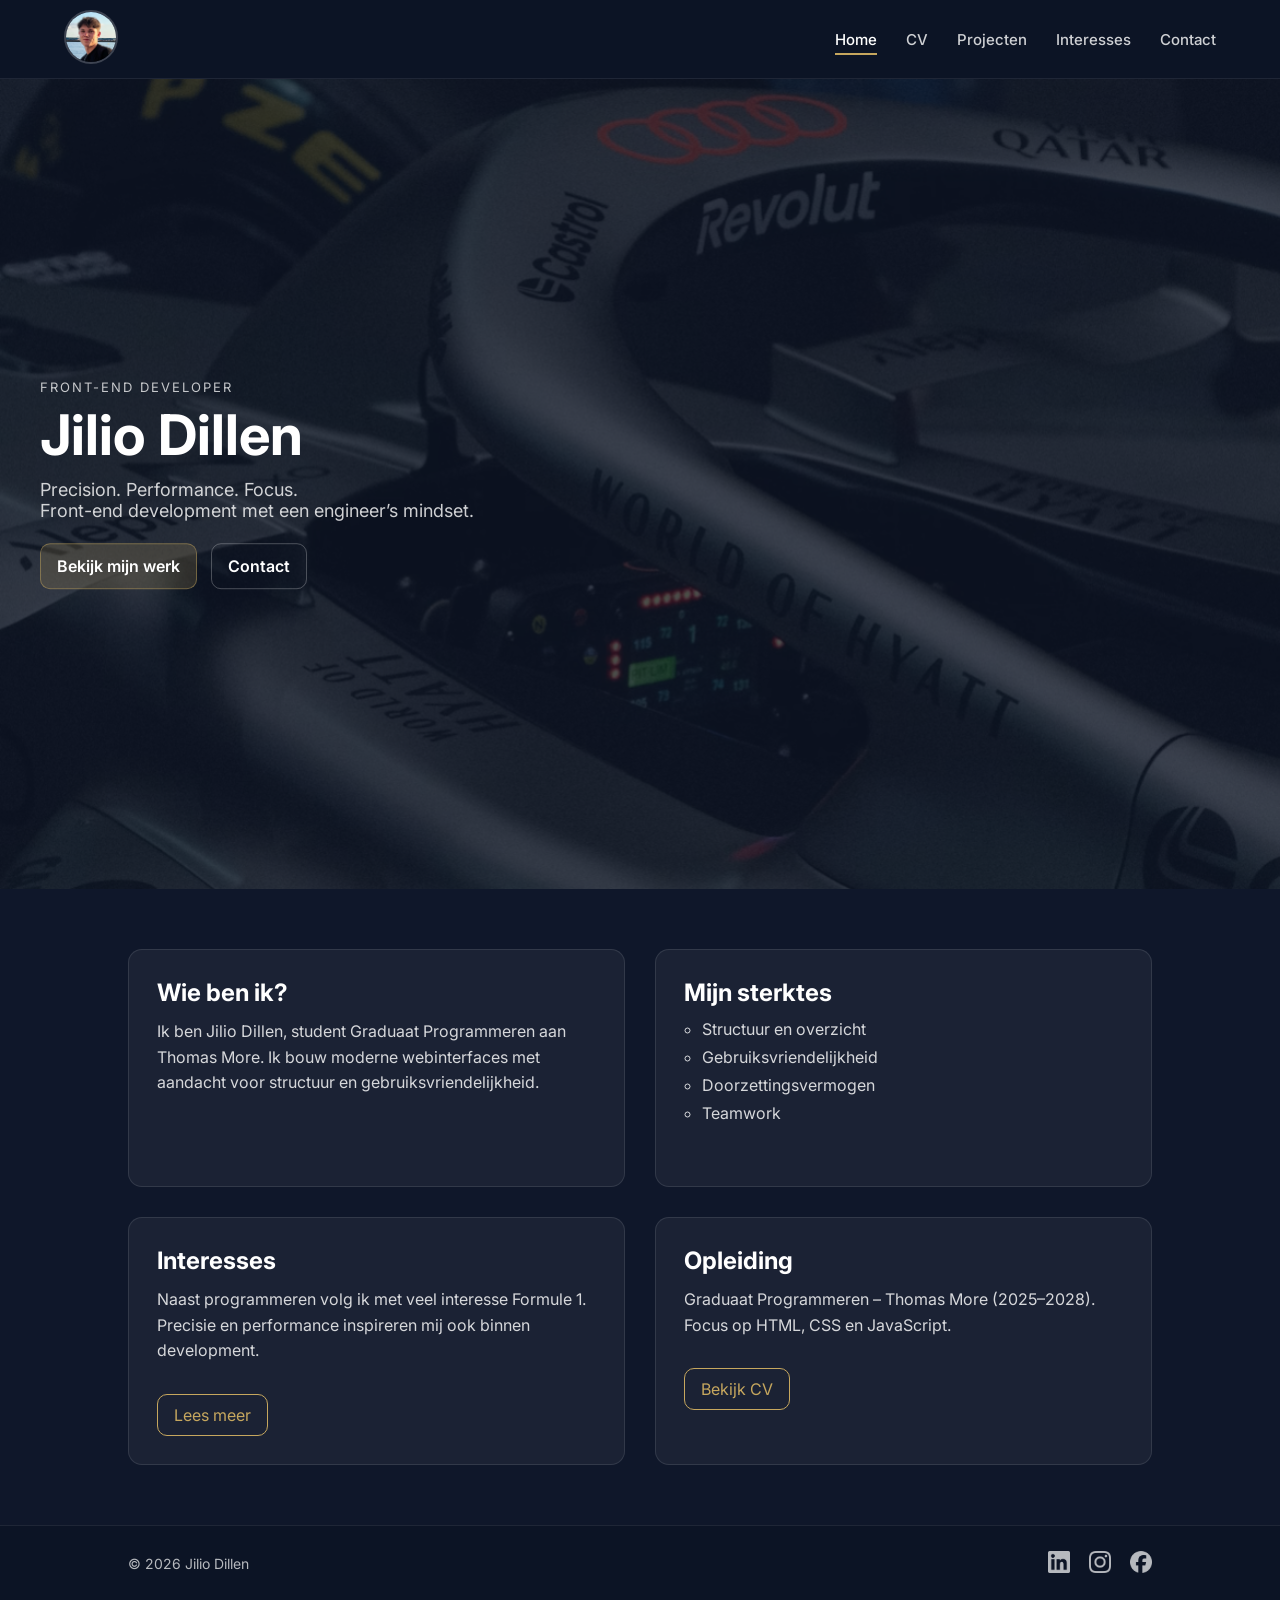
<file: index.html>
<!DOCTYPE html>
<html lang="en">
<head>
  <meta charset="UTF-8" />
  <meta name="viewport" content="width=device-width, initial-scale=1.0" />
  <title>Jilio Dillen — Front-end Developer</title>
  <link rel="icon" type="image/png" href="img/favicon-Jilio.png">
  <link href="https://fonts.googleapis.com/css2?family=Playfair+Display:wght@600&family=Inter:wght@400;500&display=swap" rel="stylesheet">
  <link rel="stylesheet" href="css/stijl.css" />
</head>
<body>
    <header>
  <div class="header-container">
    <div class="logo"><a href="cv.html"><img src="img/Logo website.jpg" alt=""></div>
    </a>
    <nav>
      <a href="index.html" class="active">Home</a>
      <a href="cv.html">CV</a>
     <a href="projecten.html">Projecten</a>
      <a href="intresses.html">Interesses</a>
      <a href="contact.html">Contact</a>
    </nav>
  </div>
</header>

<section class="hero">
  <div class="hero-content">
    <p class="hero-subtitle">Front-end developer</p>
    <h1 class="hero-title">Jilio Dillen</h1>
    <p class="hero-text">
        Precision. Performance. Focus.
        <br>Front-end development met een engineer’s mindset.
    </p>

    <div class="hero-buttons">
      <a class="btn btn-primary" href="projecten.html">Bekijk mijn werk</a>
      <a class="btn btn-outline" href="contact.html">Contact</a>
    </div>
  </div>
</section>

<ul class="info-grid">
  <li class="box">
    <h2>Wie ben ik?</h2>
    <p>
      Ik ben Jilio Dillen, student Graduaat Programmeren aan Thomas More. Ik bouw moderne webinterfaces met aandacht
      voor structuur en gebruiksvriendelijkheid.
    </p>
  </li>

  <li class="box">
    <h2>Mijn sterktes</h2>
    <ul class="punten">
      <li>Structuur en overzicht</li>
      <li>Gebruiksvriendelijkheid</li>
      <li>Doorzettingsvermogen</li>
      <li>Teamwork</li>
    </ul>
  </li>

  <li class="box">
    <h2>Interesses</h2>
    <p>
      Naast programmeren volg ik met veel interesse Formule 1. Precisie en performance inspireren mij ook binnen development.
    </p>
    <a class="knop" href="intresses.html">Lees meer</a>
  </li>

  <li class="box">
    <h2>Opleiding</h2>
    <p>
      Graduaat Programmeren – Thomas More (2025–2028). Focus op HTML, CSS en JavaScript.
    </p>
    <a class="knop" href="cv.html">Bekijk CV</a>
  </li>
</ul>


<footer class="footer">
  <div class="footer-container">

    <p class="footer-naam">© 2026 Jilio Dillen</p>


   <div class="footer-socials">
  <a href="https://www.linkedin.com/in/jilio-dillen/" target="_blank">
    <img src="img/mw-linkedin.png" alt="LinkedIn">
  </a>

  <a href="https://www.instagram.com/jilio_dln/" target="_blank">
    <img src="img/mw-instagram.png" alt="Instagram">
  </a>

  <a href="https://www.facebook.com/profile.php?id=100009882249403" target="_blank">
    <img src="img/mw-facebook.png" alt="Facebook">
  </a>
</div>

  </div>
</footer>

</html>
</file>
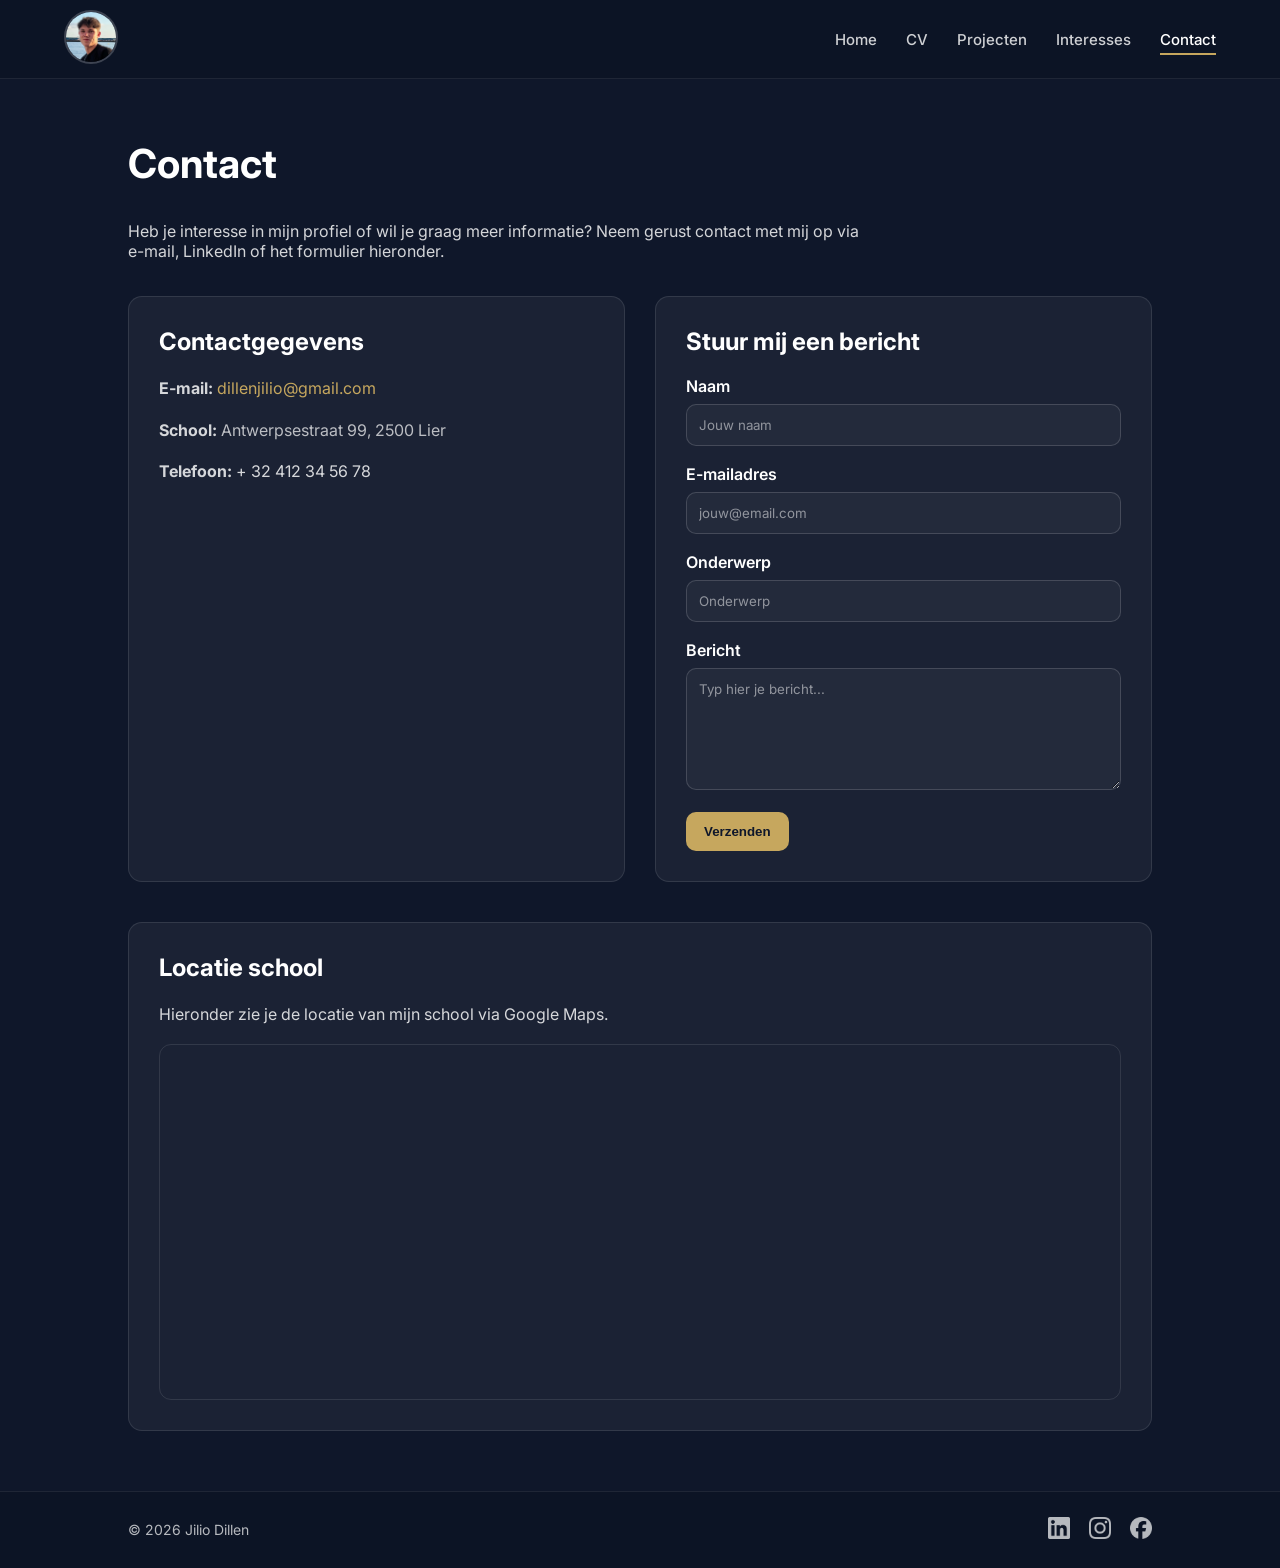
<file: contact.html>
<!DOCTYPE html>
<html lang="en">
<head>
  <meta charset="UTF-8" />
  <meta name="viewport" content="width=device-width, initial-scale=1.0" />
  <title>Jilio Dillen — Front-end Developer</title>
  <link rel="icon" type="image/png" href="img/favicon-Jilio.png">
  <link href="https://fonts.googleapis.com/css2?family=Playfair+Display:wght@600&family=Inter:wght@400;500&display=swap" rel="stylesheet">
  <link rel="stylesheet" href="css/stijl.css" />
</head>
<body>
  <script src="https://platform.linkedin.com/badges/js/profile.js" async defer type="text/javascript"></script>
    <header>
  <div class="header-container">
    <div class="logo"><a href="cv.html"><img src="img/Logo website.jpg" alt=""></div>
    </a>
    <nav>
      <a href="index.html">Home</a>
      <a href="cv.html">CV</a>
      <a href="projecten.html">Projecten</a>
      <a href="intresses.html">Interesses</a>
      <a href="contact.html" class="active">Contact</a>
      
    </nav>
  </div>
</header>

<main>
  <section class="contact-pagina">
    <h1>Contact</h1>
    <p class="contact-intro">
      Heb je interesse in mijn profiel of wil je graag meer informatie? Neem gerust contact met mij op via e-mail, LinkedIn of het formulier hieronder.
    </p>

    <div class="contact-grid">
      <div class="contact-blok">
        <h2>Contactgegevens</h2>
        <p>
          <strong>E-mail:</strong>
          <a href="mailto:dillenjilio@gmail.com">dillenjilio@gmail.com</a>
        </p>
        <p>
          <strong>School:</strong>
          <span class="adres-tekst">Antwerpsestraat 99, 2500 Lier</span>
        </p>
        <p>
        <strong>Telefoon:</strong>
        + 32 412 34 56 78
        </p>
        <div class="badge-base LI-profile-badge" data-locale="nl_NL" data-size="medium" data-theme="light" data-type="VERTICAL" data-vanity="jilio-dillen-b6b6602a9" data-version="v1"><a class="badge-base__link LI-simple-link" href="https://be.linkedin.com/in/jilio-dillen-b6b6602a9?trk=profile-badge"></a></div>
              
      </div>

      <div class="contact-blok">
        <h2>Stuur mij een bericht</h2>

        <form action="#" method="post">
          <div class="form-groep">
            <label for="naam">Naam</label>
            <input type="text" id="naam" name="naam" placeholder="Jouw naam">
          </div>

          <div class="form-groep">
            <label for="email">E-mailadres</label>
            <input type="email" id="email" name="email" placeholder="jouw@email.com">
          </div>

          <div class="form-groep">
            <label for="onderwerp">Onderwerp</label>
            <input type="text" id="onderwerp" name="onderwerp" placeholder="Onderwerp">
          </div>

          <div class="form-groep">
            <label for="bericht">Bericht</label>
            <textarea id="bericht" name="bericht" rows="6" placeholder="Typ hier je bericht..."></textarea>
          </div>

          <button type="submit">Verzenden</button>
        </form>
      </div>
    </div>

    <div class="map-blok">
      <h2>Locatie school</h2>
      <p>
        Hieronder zie je de locatie van mijn school via Google Maps.
      </p>

      <div class="map-container">
        <iframe
          src="https://www.google.com/maps/embed?pb=!1m18!1m12!1m3!1d2503.614991555119!2d4.56385177610372!3d51.13400933791274!2m3!1f0!2f0!3f0!3m2!1i1024!2i768!4f13.1!3m3!1m2!1s0x47c3fc7d3dedf437%3A0x98e97032e240eff9!2sThomas%20More%20-%20Campus%20Lier!5e0!3m2!1snl!2sbe!4v1773059344459!5m2!1snl!2sbe"
          width="100%"
          height="350"
          style="border:0;"
          allowfullscreen=""
          loading="lazy">
        </iframe>
      </div>
    </div>

   
  </section>
</main>

<footer class="footer">
  <div class="footer-container">

    <p class="footer-naam">© 2026 Jilio Dillen</p>


   <div class="footer-socials">
  <a href="https://www.linkedin.com/in/jilio-dillen/" target="_blank">
    <img src="img/mw-linkedin.png" alt="LinkedIn">
  </a>

  <a href="https://www.instagram.com/jilio_dln/" target="_blank">
    <img src="img/mw-instagram.png" alt="Instagram">
  </a>

  <a href="https://www.facebook.com/profile.php?id=100009882249403" target="_blank">
    <img src="img/mw-facebook.png" alt="Facebook">
  </a>
</div>

  </div>
</footer>

</html>
</file>
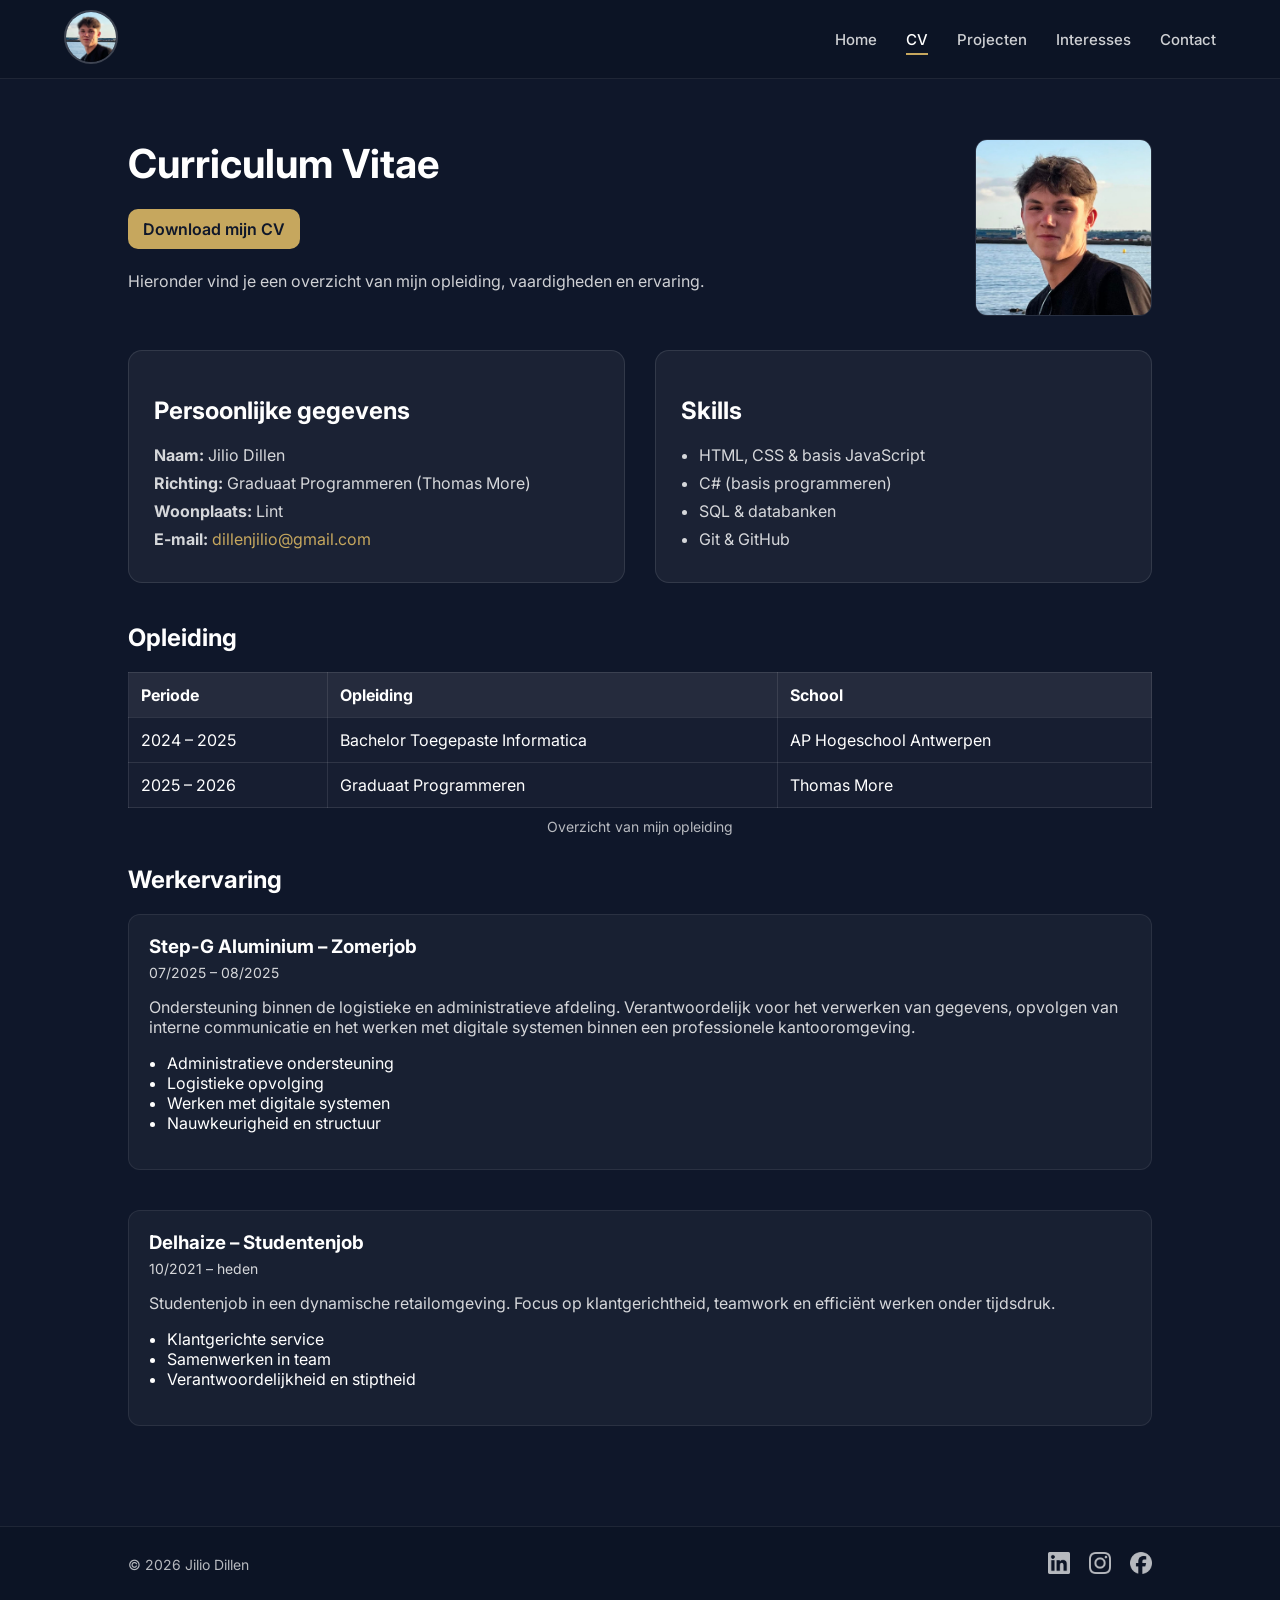
<file: cv.html>
<!DOCTYPE html>
<html lang="en">
<head>
  <meta charset="UTF-8" />
  <meta name="viewport" content="width=device-width, initial-scale=1.0" />
  <title>Jilio Dillen — Front-end Developer</title>
  <link rel="icon" type="image/png" href="img/favicon-Jilio.png">
  <link href="https://fonts.googleapis.com/css2?family=Playfair+Display:wght@600&family=Inter:wght@400;500&display=swap" rel="stylesheet">
  <link rel="stylesheet" href="css/stijl.css" />
</head>
<body>
    <header>
  <div class="header-container">
    <div class="logo"><img src="img/Logo website.jpg" alt=""></div>

    <nav>
      <a href="index.html">Home</a>
      <a href="cv.html" class="active">CV</a>
   <a href="projecten.html">Projecten</a>
      <a href="intresses.html">Interesses</a>
      <a href="contact.html">Contact</a>
      
    </nav>
  </div>
</header>
<main>
  <section class="cv">
    <div class="cv-header">

  <div class="cv-titel">
    <h1>Curriculum Vitae</h1>

    <h4>
      <a href="docs/cv-jilio-dillen.pdf" download class="cv-download">
        Download mijn CV
      </a>
    </h4>

    <p class="cv-intro">
      Hieronder vind je een overzicht van mijn opleiding, vaardigheden en ervaring.
    </p>
  </div>

  <div class="profielfoto">
    <img src="img/Logo website.jpg" alt="Profielfoto Jilio">
  </div>

</div>
    <div class="cv-grid">

      <div class="cv-blok">
        <h2>Persoonlijke gegevens</h2>
        <p><strong>Naam:</strong> Jilio Dillen</p>
        <p><strong>Richting:</strong> Graduaat Programmeren (Thomas More)</p>
        <p><strong>Woonplaats:</strong> Lint</p>
        <p>
        <strong>E-mail:</strong>
        <a href="mailto:dillenjilio@gmail.com" class="mail-link">
        dillenjilio@gmail.com</a></p>
      </div>

      <div class="cv-blok">
        <h2>Skills</h2>
        <ul class="punten">
          <li>HTML, CSS & basis JavaScript</li>
          <li>C# (basis programmeren)</li>
          <li>SQL & databanken</li>
          <li>Git & GitHub</li>
        </ul>
      </div>

    </div>

    <h2>Opleiding</h2>

    <table class="cv-tabel" id="opleiding">
      <caption>Overzicht van mijn opleiding</caption>
      <tr>
        <th>Periode</th>
        <th>Opleiding</th>
        <th>School</th>
      </tr>
       <tr>
        <td>2024 – 2025</td>
        <td>Bachelor Toegepaste Informatica</td>
        <td>AP Hogeschool Antwerpen</td>
      </tr>
      <tr>
        <td>2025 – 2026</td>
        <td>Graduaat Programmeren</td>
        <td>Thomas More</td>
      </tr>
    </table>

    <h2>Werkervaring</h2>

<div class="werk-item">
  <h3>Step-G Aluminium – Zomerjob</h3>
  <p class="periode">07/2025 – 08/2025</p>
  <p>
    Ondersteuning binnen de logistieke en administratieve afdeling.
    Verantwoordelijk voor het verwerken van gegevens, opvolgen van interne communicatie
    en het werken met digitale systemen binnen een professionele kantooromgeving.
  </p>
  <ul>
    <li>Administratieve ondersteuning</li>
    <li>Logistieke opvolging</li>
    <li>Werken met digitale systemen</li>
    <li>Nauwkeurigheid en structuur</li>
  </ul>
</div>

<div class="werk-item">
  <h3>Delhaize – Studentenjob</h3>
  <p class="periode">10/2021 – heden</p>
  <p>
    Studentenjob in een dynamische retailomgeving.
    Focus op klantgerichtheid, teamwork en efficiënt werken onder tijdsdruk.
  </p>
  <ul>
    <li>Klantgerichte service</li>
    <li>Samenwerken in team</li>
    <li>Verantwoordelijkheid en stiptheid</li>
  </ul>
</div>

  </section>
</main>


<footer class="footer">
  <div class="footer-container">

    <p class="footer-naam">© 2026 Jilio Dillen</p>


   <div class="footer-socials">
  <a href="https://www.linkedin.com/in/jilio-dillen/" target="_blank">
    <img src="img/mw-linkedin.png" alt="LinkedIn">
  </a>

  <a href="https://www.instagram.com/jilio_dln/" target="_blank">
    <img src="img/mw-instagram.png" alt="Instagram">
  </a>

  <a href="https://www.facebook.com/profile.php?id=100009882249403" target="_blank">
    <img src="img/mw-facebook.png" alt="Facebook">
  </a>
</div>

  </div>
</footer>

</html>
</file>
<file: css/stijl.css>
/* ================================================= */
/* ALGEMENE INSTELLINGEN */
/* ================================================= */

body {
  margin: 0;
  font-family: 'Inter', sans-serif;
}


/* ================================================= */
/* HEADER & NAVIGATIE */
/* ================================================= */

header {
  background-color: #0C1425;
  padding: 10px 0;
  position: sticky;
  top: 0;
  border-bottom: 1px solid rgba(255,255,255,0.08);
  z-index: 1000;
}

/* HEADER CONTAINER */
.header-container {
  width: 90%;
  margin: auto;
  display: flex;
  justify-content: space-between;
  align-items: center;
}

/* NAVIGATIE LINKS */
nav a {
  color: rgba(255,255,255,0.8);
  text-decoration: none;
  margin-left: 25px;
  font-size: 15px;
  font-weight: 500;
  transition: 0.3s ease;
}

/* NAV HOVER */
nav a:hover {
  color: #C6A75E;
}

/* ACTIEVE PAGINA */
nav a.active {
  color: white;
  border-bottom: 2px solid #C6A75E;
  padding-bottom: 4px;
}

/* LOGO */
.logo img {
  width: 50px;
  height: 50px;
  object-fit: cover;
  border-radius: 50%;
  border: 2px solid rgba(255,255,255,0.2);
}

.logo img:hover {
  border: 2px solid #C6A75E;
}


/* ================================================= */
/* HERO SECTIE (HOME) */
/* ================================================= */

.hero {
  height: 90vh;
  background-image: url(../img/f1.png);
  background-size: cover;
  background-position: center;
  position: relative;
}

/* HERO OVERLAY */
.hero::before {
  content: "";
  position: absolute;
  inset: 0;
  background-color: rgba(15, 23, 42, 0.75);
}

/* HERO CONTENT */
.hero-content {
  position: relative;
  max-width: 900px;
  padding: 0 40px;
  color: white;
  top: 50%;
  transform: translateY(-50%);
}

.hero-subtitle {
  margin: 0 0 10px;
  letter-spacing: 2px;
  text-transform: uppercase;
  font-size: 13px;
  color: rgba(255, 255, 255, 0.75);
}

.hero-title {
  margin: 0 0 12px;
  font-size: 56px;
  line-height: 1.1;
}

.hero-text {
  margin: 0 0 22px;
  max-width: 55ch;
  font-size: 18px;
  color: rgba(255, 255, 255, 0.8);
}

/* HERO BUTTONS */
.hero-buttons a {
  display: inline-block;
  text-decoration: none;
  padding: 12px 16px;
  border-radius: 10px;
  margin-right: 10px;
  font-weight: 600;
}

.btn-primary {
  background-color: rgba(198, 167, 94, 0.18);
  border: 1px solid rgba(198, 167, 94, 0.45);
  color: white;
}

.btn-primary:hover {
  background-color: rgba(198, 167, 94, 0.28);
}

.btn-outline {
  border: 1px solid rgba(255, 255, 255, 0.25);
  color: white;
}

.btn-outline:hover {
  border-color: rgba(198, 167, 94, 0.6);
  color: #C6A75E;
}


/* ================================================= */
/* INFO GRID (HOME) */
/* ================================================= */

.info-grid{
  list-style: none;
  padding: 60px 10%;
  margin: 0;
  display: grid;
  grid-template-columns: 1fr 1fr;
  gap: 30px;
  background-color: #0F172A;
}

.box{
  background-color: rgba(255,255,255,0.05);
  border: 1px solid rgba(255,255,255,0.10);
  border-radius: 14px;
  padding: 28px;
  min-height: 180px;
}

.box h2{
  margin-top: 0;
  margin-bottom: 12px;
  font-size: 24px;
  color: white;
}

.box p{
  margin-top: 0;
  color: rgba(255,255,255,0.82);
  line-height: 1.6;
}

/* LIJST IN BOX */
.punten{
  margin: 0;
  padding-left: 18px;
}

.punten li{
  margin-bottom: 8px;
  color: rgba(255,255,255,0.82);
}

/* KNOP */
.knop{
  display: inline-block;
  margin-top: 14px;
  padding: 10px 16px;
  border-radius: 10px;
  text-decoration: none;
  border: 1px solid #C6A75E;
  color: #C6A75E;
}

.knop:hover{
  background-color: #C6A75E;
  color: #0F172A;
}


/* ================================================= */
/* FOOTER */
/* ================================================= */

.footer{
  background-color: #0C1425;
  padding: 25px 10%;
  border-top: 1px solid rgba(255,255,255,0.08);
}

.footer-container{
  display: flex;
  justify-content: space-between;
  align-items: center;
  flex-wrap: wrap;
  gap: 14px;
}

.footer-naam{
  margin: 0;
  color: rgba(255,255,255,0.7);
  font-size: 14px;
}

.footer-socials img{
  width: 22px;
  height: 22px;
  margin-left: 15px;
  opacity: 0.7;
  transition: 0.3s ease;
}

.footer-socials img:hover{
  opacity: 1;
  transform: translateY(-2px);
}

.footer-socials a {
  text-decoration: none;
}


/* ================================================= */
/* CV PAGINA */
/* ================================================= */

.cv{
  padding: 60px 10%;
  background-color: #0F172A;
  color: white;
}

/* CV HEADER MET FOTO */
.cv-header{
  display: flex;
  justify-content: space-between;
  align-items: flex-start;
  gap: 40px;
  margin-bottom: 20px;
}

.cv-titel{
  flex: 1;
}

.profielfoto{
  flex-shrink: 0;
}

/* PROFIELFOTO */
.profielfoto img{
  width: 175px;
  height: 175px;
  object-fit: cover;
  border-radius: 12px;
  border: 1px solid rgba(255,255,255,0.1);
}

.cv h1{
  margin-top: 0;
  margin-bottom: 10px;
  font-size: 40px;
}

.cv-intro{
  color: rgba(255,255,255,0.8);
  max-width: 70ch;
}

/* GRID */
.cv-grid{
  display: grid;
  grid-template-columns: 1fr 1fr;
  gap: 30px;
  margin: 30px 0 40px;
}

/* BLOKKEN */
.cv-blok{
  background-color: rgba(255,255,255,0.05);
  border: 1px solid rgba(255,255,255,0.10);
  border-radius: 14px;
  padding: 25px;
}

.cv-blok p{
  margin: 8px 0;
  color: rgba(255,255,255,0.82);
}

/* CV TABEL */
.cv-tabel{
  width: 100%;
  border-collapse: collapse;
  margin-top: 12px;
  background-color: rgba(255,255,255,0.03);
  border: 1px solid rgba(255,255,255,0.10);
}

.cv-tabel caption{
  caption-side: bottom;
  padding: 10px;
  color: rgba(255,255,255,0.7);
  font-size: 14px;
}

.cv-tabel th,
.cv-tabel td{
  border: 1px solid rgba(255,255,255,0.10);
  padding: 12px;
  text-align: left;
}

.cv-tabel th{
  color: white;
  background-color: rgba(255,255,255,0.06);
}

/* DOWNLOAD KNOP */
.cv-download{
  display: inline-block;
  padding: 10px 15px;
  background-color: #C6A75E;
  color: #0F172A;
  text-decoration: none;
  border-radius: 10px;
  font-weight: 600;
}

.cv-download:hover{
  opacity: 0.70;
}

/* MAIL LINK */
.mail-link{
  color: #C6A75E;
  text-decoration: none;
}

.mail-link:hover{
  text-decoration: underline;
}

/* WERKERVARING BLOK */
.werk-item{
  margin-bottom: 40px;
  padding: 20px;
  background-color: rgba(255,255,255,0.04);
  border: 1px solid rgba(255,255,255,0.08);
  border-radius: 12px;
}

.werk-item h3{
  margin: 0 0 6px 0;
}

.periode{
  font-size: 14px;
  color: #C6A75E;
  margin: 0 0 12px 0;
}

.werk-item p{
  color: rgba(255,255,255,0.82);
}

.werk-item ul{
  padding-left: 18px;
}

/* ================================================= */
/* PROJECTEN PAGINA */
/* ================================================= */

.projects-page{
  padding: 60px 10%;
  background-color: #0F172A;
  color: white;
}

.projects-page h1{
  margin-top: 0;
  font-size: 44px;
}

.projects-intro{
  color: rgba(255,255,255,0.82);
  max-width: 75ch;
  margin-bottom: 10px;
}

/* PROJECT ITEM */
.project-item{
  display: flex;
  align-items: center;
  justify-content: space-between;
  gap: 60px;
  padding: 70px 10%;
  background-color: #0F172A;
  color: white;
  border-top: 1px solid rgba(255,255,255,0.08);
}

.project-item.reverse{
  flex-direction: row-reverse;
}

.project-text{
  flex: 1;
}

.project-text h2{
  margin-top: 0;
  font-size: 28px;
}

.project-meta{
  color: #C6A75E;
  font-size: 14px;
  margin-bottom: 15px;
}

.project-text p{
  color: rgba(255,255,255,0.82);
  line-height: 1.6;
}

.project-text ul{
  padding-left: 18px;
}

.project-text li{
  margin-bottom: 8px;
  color: rgba(255,255,255,0.82);
}

.project-image{
  flex: 1;
}

.project-image img{
  width: 100%;
  height: 100%;
  object-fit: cover; 
  border-radius: 12px;
  border: 1px solid rgba(255,255,255,0.10);
}

/* PROJECT BUTTONS */
.project-buttons{
  margin-top: 20px;
}

.btn-project{
  background-color: #C6A75E;
  color: #0F172A;
  padding: 10px 16px;
  text-decoration: none;
  border-radius: 8px;
  margin-right: 10px;
  font-weight: 600;
}

.btn-project:hover{
  opacity: 0.9;
}

.btn-project-outline{
  border: 1px solid #C6A75E;
  color: #C6A75E;
  padding: 10px 16px;
  text-decoration: none;
  border-radius: 8px;
  font-weight: 600;
}

.btn-project-outline:hover{
  background-color: #C6A75E;
  color: #0F172A;
}

/* PROJECT HERO */
.projects-hero{
  position: relative;
  height: 40vh;
  background-image: url("../img/intro-banner.png");
  background-size: cover;
  background-position: center;
  display: flex;
  align-items: center;
  justify-content: center;
  text-align: center;
}

.projects-hero::before{
  content: "";
  position: absolute;
  inset: 0;
  background: rgba(15, 23, 42, 0.804);
}

.projects-hero-content{
  position: relative;
  color: white;
  max-width: 800px;
  padding: 0 20px;
}

.projects-hero h1{
  margin: 0 0 10px;
  font-size: 38px;
}

.projects-hero p{
  margin: 0;
  color: rgba(255,255,255,0.85);
}
/* ================================================= */
/* INTERESSES PAGINA */
/* ================================================= */

/* HERO BANNER MET ACHTERGRONDAFBEELDING */
.interesses-hero{
  position: relative;
  height: 40vh;
  background-image: url("../img/interesses-banner.jpg");
  background-size: cover;
  background-position: center;
  display: flex;
  align-items: center;
  justify-content: center;
  text-align: center;
}

/* DONKERE OVERLAY OVER DE HERO AFBEELDING */
.interesses-hero::before{
  content: "";
  position: absolute;
  inset: 0;
  background: rgba(15, 23, 42, 0.75);
}

/* TEKST IN DE HERO SECTIE */
.interesses-hero-content{
  position: relative;
  color: white;
  padding: 0 20px;
}

.interesses-hero h1{
  margin: 0 0 10px;
  font-size: 38px;
}

.interesses-hero p{
  margin: 0;
  color: rgba(255,255,255,0.85);
}

/* ALGEMENE CONTENT SECTIE VAN DE INTERESSES PAGINA */
.interesses-content{
  padding: 60px 10%;
  background-color: #0F172A;
  color: white;
}

/* BLOK MET TEKST EN AFBEELDING (SPORT / F1) */
.interesse-blok{
  display: flex;
  align-items: center;
  gap: 50px;
  margin-bottom: 70px;
}

/* OMGEKEERDE LAYOUT (AFBEELDING LINKS) */
.interesse-blok.reverse{
  flex-direction: row-reverse;
}

/* TEKSTGEDEELTE VAN HET BLOK */
.interesse-tekst{
  flex: 1;
}

.interesse-tekst h2{
  margin-top: 0;
  font-size: 28px;
}

.interesse-tekst p{
  color: rgba(255,255,255,0.82);
  line-height: 1.7;
}

/* AFBEELDING VAN HET BLOK */
.interesse-afbeelding{
  flex: 1;
  max-width: 75%;
  height: 350px;
}

.interesse-afbeelding img{
  width: 100%;
  height: 100%;
  object-fit: cover; 
  border-radius: 12px;
  border: 1px solid rgba(255,255,255,0.10);
}

/* BLOK MET PERSOONLIJKE TEKST */
.persoonlijk-blok{
  margin-bottom: 60px;
}

.persoonlijk-blok h2{
  font-size: 28px;
}

.mini-titel{
  font-size: 28px;
}

.persoonlijk-blok p{
  color: rgba(255,255,255,0.82);
  line-height: 1.7;
}

/* TABEL MET OVERZICHT VAN HOBBY'S */
.overzicht-blok h3{
  margin-bottom: 15px;
}

.interesses-tabel{
  width: 100%;
  border-collapse: collapse;
  background-color: rgba(255,255,255,0.03);
  border: 1px solid rgba(255,255,255,0.10);
}

.interesses-tabel caption{
  caption-side: bottom;
  padding: 10px;
  color: rgba(255,255,255,0.7);
  font-size: 14px;
}

.interesses-tabel th,
.interesses-tabel td{
  border: 1px solid rgba(255,255,255,0.10);
  padding: 12px;
  text-align: left;
}

.interesses-tabel th{
  background-color: rgba(255,255,255,0.06);
}

/* EXTRA BLOKKEN (VRIENDEN / DISCIPLINE) */
.extra-grid{
  display: grid;
  grid-template-columns: 1fr 1fr;
  gap: 30px;
  margin-bottom: 40px;
}

.extra-kaart{
  background-color: rgba(255,255,255,0.04);
  border: 1px solid rgba(255,255,255,0.08);
  border-radius: 14px;
  padding: 28px;
}

.extra-kaart h2{
  margin-top: 0;
  margin-bottom: 14px;
  font-size: 26px;
}

.extra-kaart p{
  color: rgba(255,255,255,0.82);
  line-height: 1.7;
  margin-bottom: 16px;
}

/* BLOK MET PERSOONLIJKE KENMERKEN */
.kenmerken-blok{
  background-color: rgba(255,255,255,0.04);
  border: 1px solid rgba(255,255,255,0.08);
  border-radius: 14px;
  padding: 28px;
  margin-bottom: 50px;
}

.kenmerken-blok h3{
  margin-top: 0;
  margin-bottom: 20px;
  font-size: 24px;
}

/* GRID MET PERSOONLIJKE EIGENSCHAPPEN */
.eigenschappen-grid{
  list-style: none;
  padding: 0;
  margin: 0;
  display: grid;
  grid-template-columns: 1fr 1fr 1fr;
  gap: 15px;
}

.eigenschappen-grid li{
  background-color: rgba(255,255,255,0.05);
  border: 1px solid rgba(255,255,255,0.08);
  border-radius: 10px;
  padding: 14px 16px;
  color: rgba(255,255,255,0.82);
}

/* HOVER EFFECT OP DE EIGENSCHAPPEN */

.eigenschappen-grid li:hover{
  background-color: rgba(198, 167, 94, 0.521);
  border: #C6A75E solid 1px;
}


/* ================================================= */
/* CONTACT PAGINA */
/* ================================================= */

.contact-pagina{
  padding: 60px 10%;
  background-color: #0F172A;
  color: white;
}

/* TITEL VAN DE CONTACT PAGINA */
.contact-pagina h1{
  margin-top: 0;
  font-size: 40px;
}

/* INTRODUCTIETEKST */
.contact-intro{
  color: rgba(255,255,255,0.82);
  max-width: 75ch;
  margin-bottom: 35px;
}

/* GRID MET CONTACTGEGEVENS EN FORMULIER */
.contact-grid{
  display: grid;
  grid-template-columns: 1fr 1fr;
  gap: 30px;
  margin-bottom: 40px;
}

/* BLOKKEN VOOR CONTACTGEGEVENS EN KAART */
.contact-blok,
.map-blok{
  background-color: rgba(255,255,255,0.05);
  border: 1px solid rgba(255,255,255,0.10);
  border-radius: 14px;
  padding: 30px;
}

.contact-blok h2,
.map-blok h2{
  margin-top: 0;
}

.contact-blok p,
.map-blok p{
  color: rgba(255,255,255,0.82);
  line-height: 1.6;
}

/* LINKS IN CONTACTGEGEVENS */
.contact-blok a{
  color: #C6A75E;
  text-decoration: none;
}

.contact-blok a:hover{
  text-decoration: underline;
}

/* ADRES TEKST */
.adres-tekst{
  color: rgba(255,255,255,0.70);
}

/* FORMULIER ELEMENTEN */
.form-groep{
  margin-bottom: 18px;
}

.form-groep label{
  display: block;
  margin-bottom: 8px;
  font-weight: 600;
}

.form-groep input,
.form-groep textarea{
  width: 100%;
  padding: 12px;
  border-radius: 10px;
  border: 1px solid rgba(255,255,255,0.15);
  background-color: rgba(255,255,255,0.04);
  color: white;
  font-family: 'Inter', sans-serif;
  box-sizing: border-box;
}

/* PLACEHOLDER TEKST */
.form-groep input::placeholder,
.form-groep textarea::placeholder{
  color: rgba(255,255,255,0.5);
}

/* FOCUS EFFECT OP INPUTVELDEN */
.form-groep input:focus,
.form-groep textarea:focus{
  outline: none;
  border-color: #C6A75E;
}

/* VERZENDKNOP VAN HET FORMULIER */
.contact-blok button{
  background-color: #C6A75E;
  color: #0F172A;
  border: none;
  padding: 12px 18px;
  border-radius: 10px;
  font-weight: 600;
  cursor: pointer;
}

.contact-blok button:hover{
  opacity: 0.9;
}

/* GOOGLE MAPS CONTAINER */
.map-container{
  margin-top: 15px;
  border-radius: 12px;
  overflow: hidden;
  border: 1px solid rgba(255,255,255,0.10);
}
</file>
